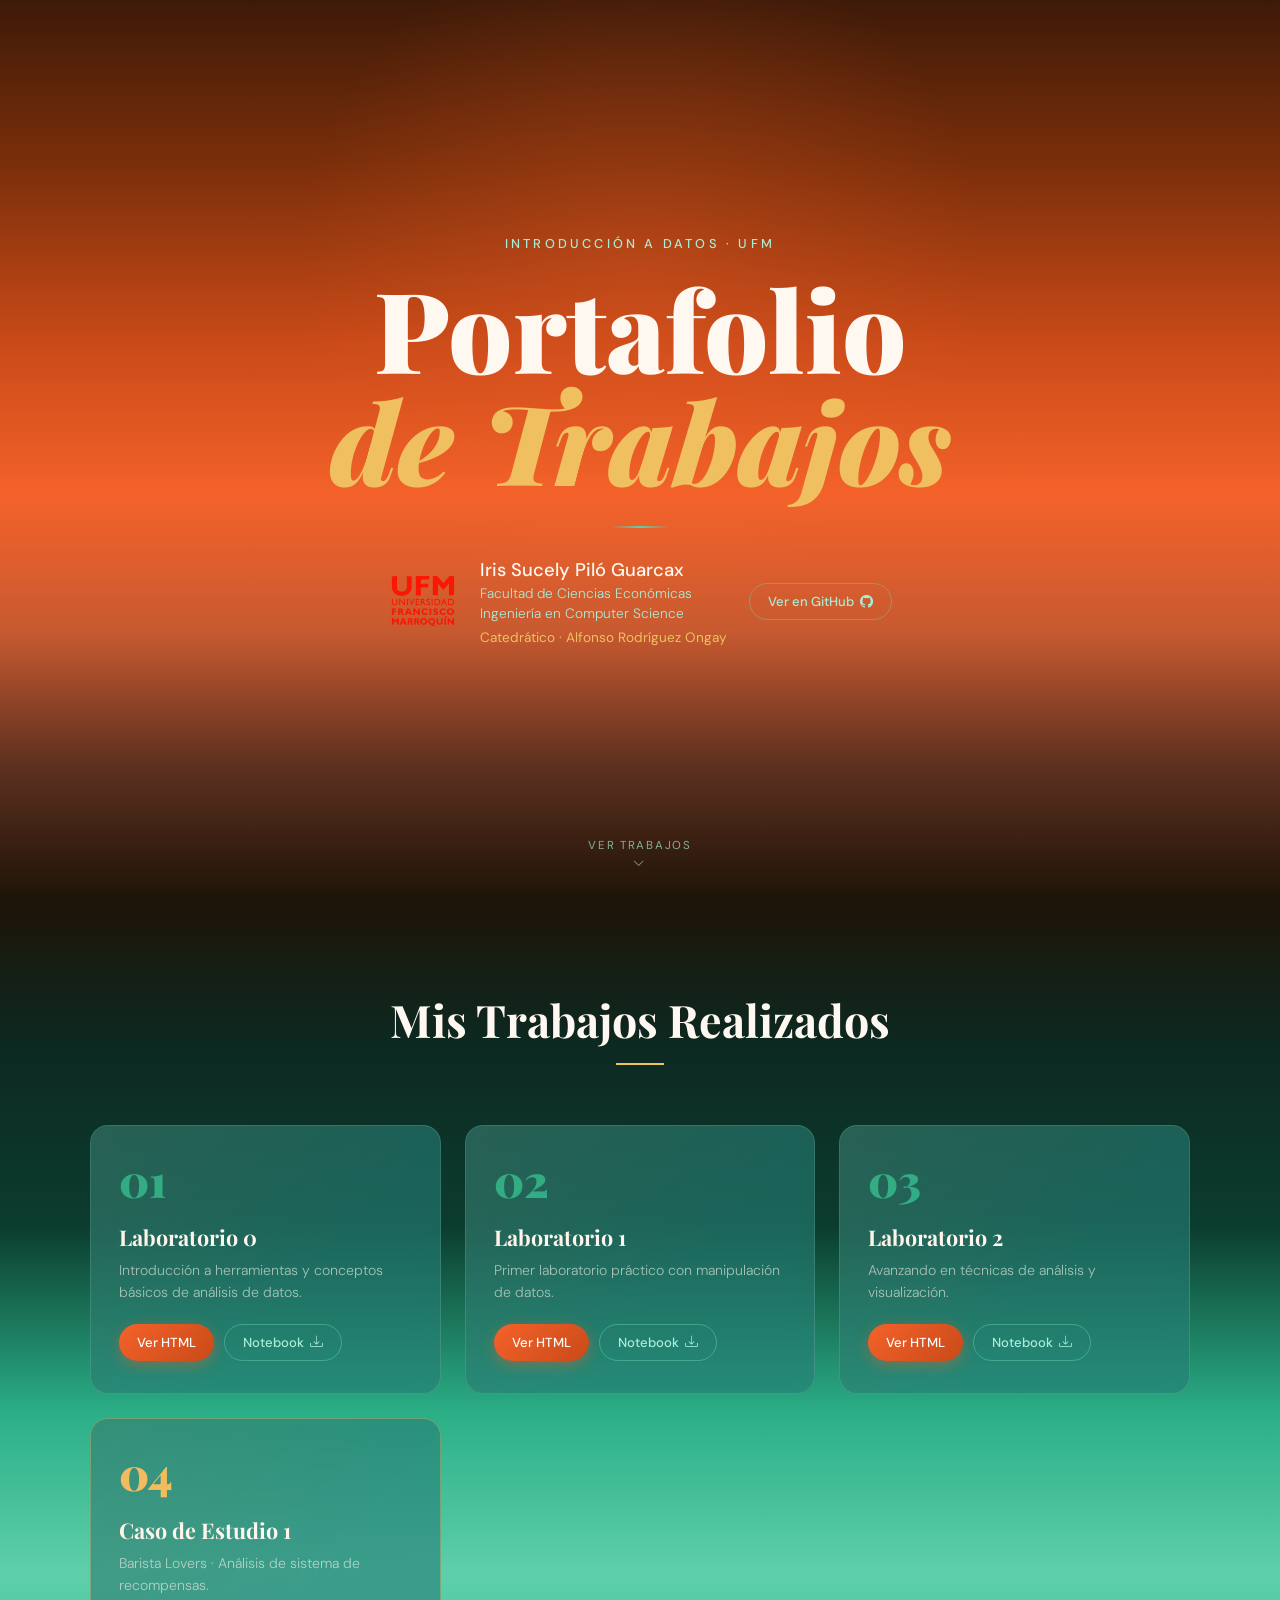
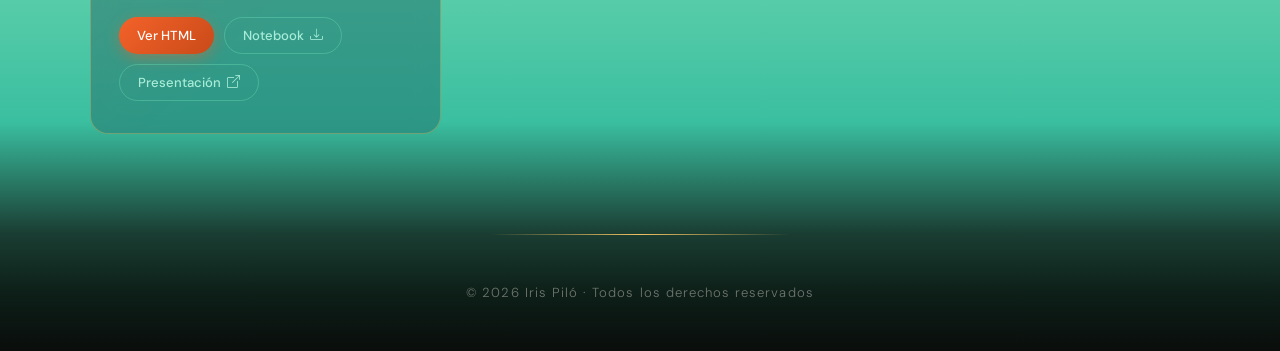
<file: index.html>
<!DOCTYPE html>
<html lang="es">
<head>
  <meta charset="UTF-8">
  <meta name="viewport" content="width=device-width, initial-scale=1.0">
  <title>Portafolio — Iris Piló</title>
  <link href="https://fonts.googleapis.com/css2?family=Playfair+Display:ital,wght@0,700;0,900;1,700&family=DM+Sans:wght@300;400;500&display=swap" rel="stylesheet">
  <link rel="stylesheet" href="https://cdn.jsdelivr.net/npm/bootstrap-icons@1.11.0/font/bootstrap-icons.css">
  <link rel="stylesheet" href="style.css">
</head>
<body>

  <canvas id="sparkles"></canvas>

  <header class="hero">
    <div class="hero-glow"></div>
    <div class="hero-content">
      <p class="hero-eyebrow">Introducción a Datos · UFM</p>
      <h1 class="hero-title">Portafolio<br><em>de Trabajos</em></h1>
      <div class="hero-divider"></div>
      <div class="hero-meta">
        <img src="logoUFM.png" alt="Logo UFM" class="hero-logo">
        <div class="hero-info">
          <strong>Iris Sucely Piló Guarcax</strong>
          <span>Facultad de Ciencias Económicas</span>
          <span>Ingeniería en Computer Science</span>
          <span class="catedratico">Catedrático · Alfonso Rodríguez Ongay</span>
        </div>
        <div>
        <a href="https://github.com/irispilo/INTRO-DATOS" class="btn btn-ghost" target="_blank">Ver en GitHub <i class="bi bi-github"></i></a>
      </div>
      </div>
    </div>


    <div class="hero-scroll-hint">
      <span>Ver trabajos</span>
      <i class="bi bi-chevron-down"></i>
    </div>
  </header>

  <main class="stage">
    <h2 class="stage-title">Mis Trabajos Realizados</h2>
    <div class="cards">

      <article class="card reveal">
        <div class="card-number">01</div>
        <div class="card-body">
          <h3>Laboratorio 0</h3>
          <p>Introducción a herramientas y conceptos básicos de análisis de datos.</p>
        </div>
        <div class="card-links">
          <a href="Lab_0/Laboratorio0.html" class="btn btn-primary">Ver HTML</a>
          <a href="Lab_0/Laboratorio0.ipynb" class="btn btn-ghost" download>Notebook <i class="bi bi-download"></i></a>
        </div>
      </article>

      <article class="card reveal">
        <div class="card-number">02</div>
        <div class="card-body">
          <h3>Laboratorio 1</h3>
          <p>Primer laboratorio práctico con manipulación de datos.</p>
        </div>
        <div class="card-links">
          <a href="Lab_1/LAB01.html" class="btn btn-primary">Ver HTML</a>
          <a href="Lab_1/LAB01.ipynb" class="btn btn-ghost" download>Notebook <i class="bi bi-download"></i></a>
        </div>
      </article>

      <article class="card reveal">
        <div class="card-number">03</div>
        <div class="card-body">
          <h3>Laboratorio 2</h3>
          <p>Avanzando en técnicas de análisis y visualización.</p>
        </div>
        <div class="card-links">
          <a href="Lab_2/LAB2%20(1).html" class="btn btn-primary">Ver HTML</a>
          <a href="Lab_2/LAB2.ipynb" class="btn btn-ghost" download>Notebook <i class="bi bi-download"></i></a>
        </div>
      </article>

      <article class="card reveal card-featured">
        <div class="card-number">04</div>
        <div class="card-body">
          <h3>Caso de Estudio 1</h3>
          <p>Barista Lovers · Análisis de sistema de recompensas.</p>
        </div>
        <div class="card-links">
          <a href="CE1/CE1_Barista_Lovers.html" class="btn btn-primary">Ver HTML</a>
          <a href="CE1/CE1_Barista_Lovers.ipynb" class="btn btn-ghost" download>Notebook <i class="bi bi-download"></i></a>
          <a href="https://canva.link/vhpnmbbq7uakjme" class="btn btn-ghost" target="_blank">Presentación <i class="bi bi-box-arrow-up-right"></i></a>
        </div>
      </article>
    </div>
  </main>

  <footer class="curtain">
    <div class="curtain-shine"></div>
    <p class="curtain-text">&copy; 2026 Iris Piló · Todos los derechos reservados</p>
  </footer>

  <script src="script.js"></script>
</body>
</html>
</file>
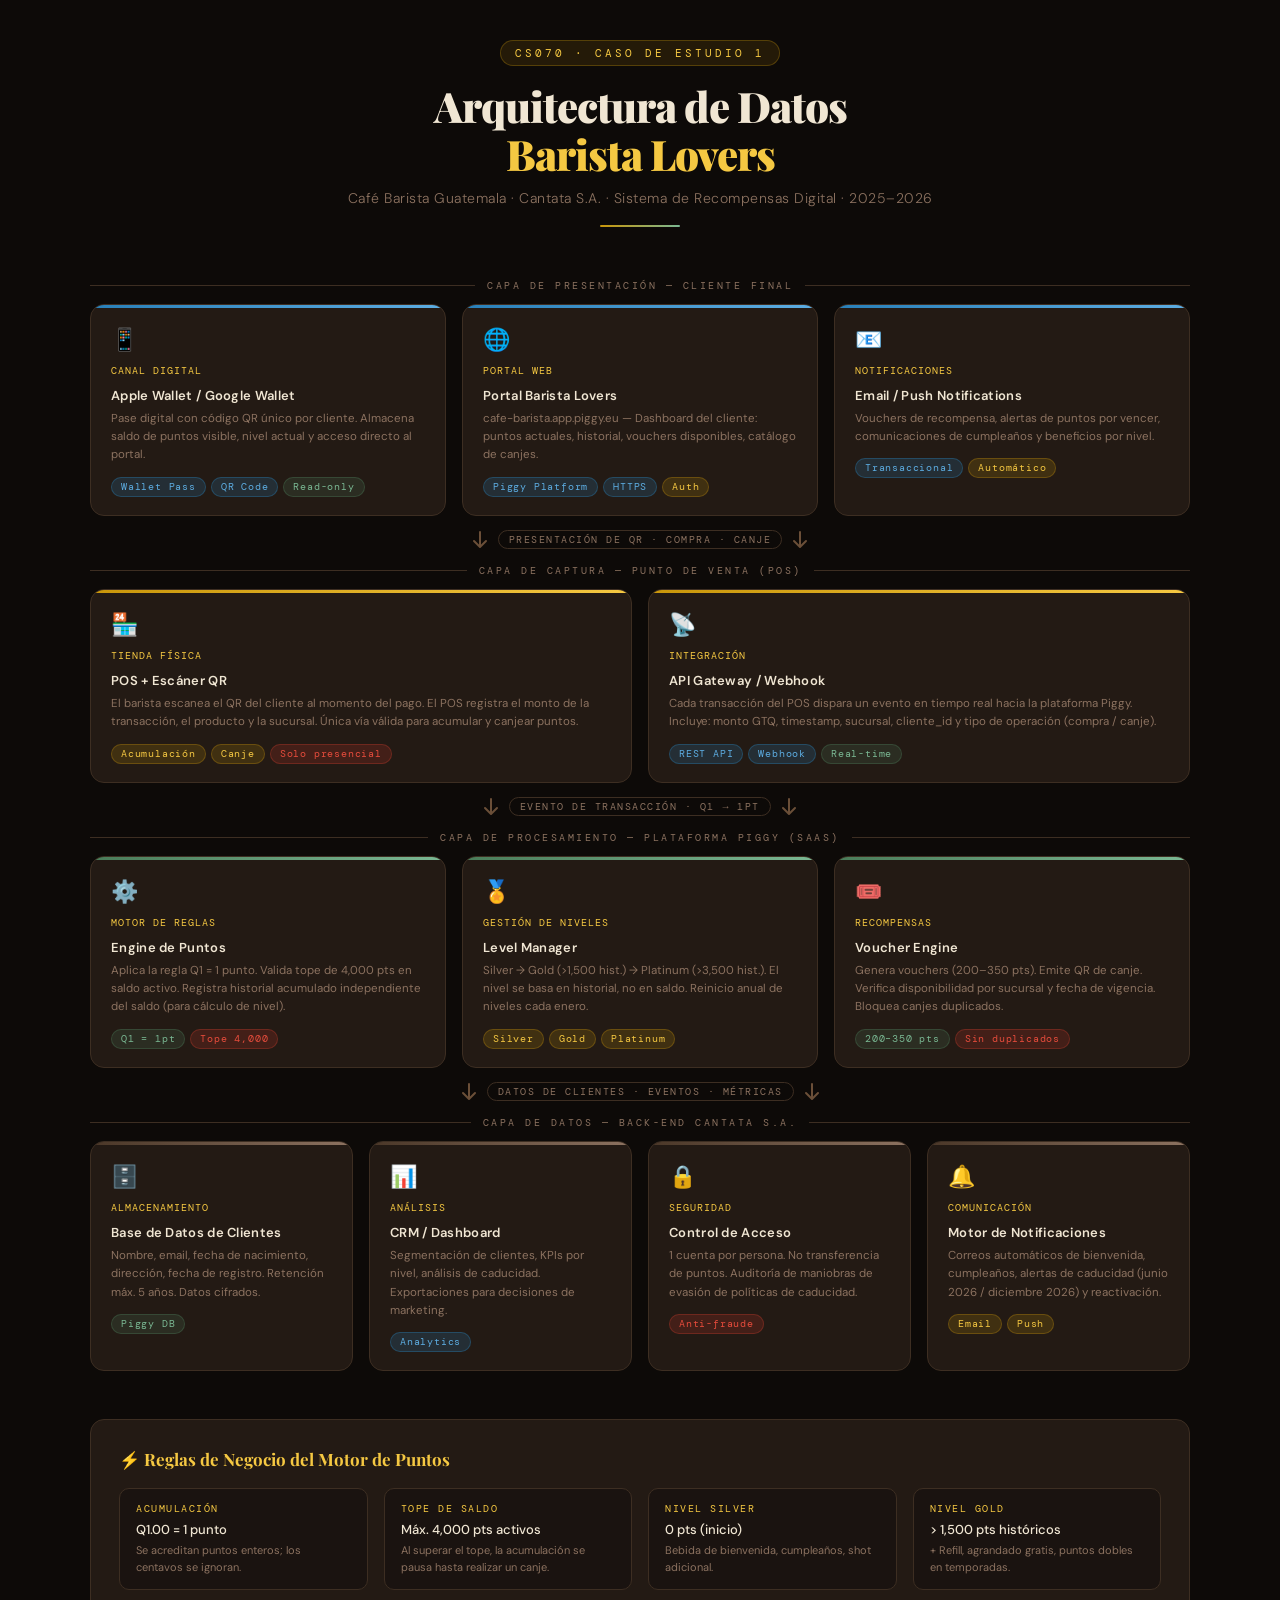
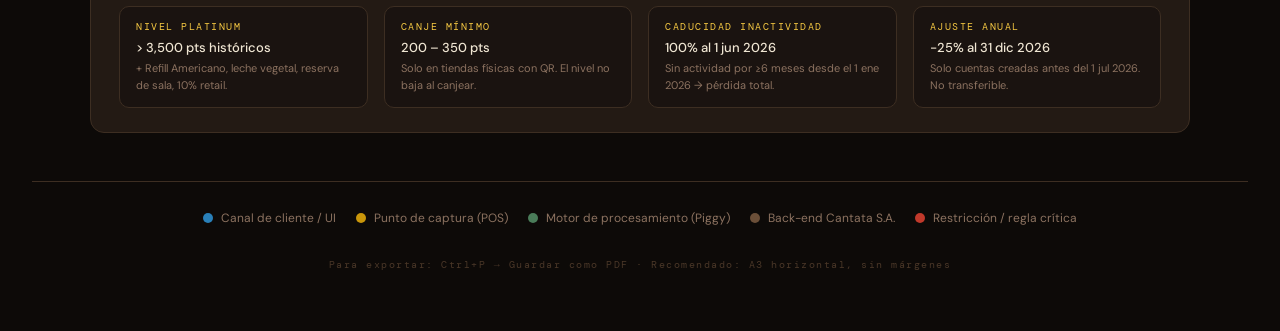
<file: CE1/arquitectura_barista_lovers.html>
<!DOCTYPE html>
<html lang="es">
<head>
<meta charset="UTF-8"/>
<meta name="viewport" content="width=device-width, initial-scale=1.0"/>
<title>Arquitectura de Datos — Barista Lovers</title>
<link href="https://fonts.googleapis.com/css2?family=Playfair+Display:wght@700;900&family=DM+Mono:wght@400;500&family=DM+Sans:wght@300;400;500;600&display=swap" rel="stylesheet"/>
<style>
  :root {
    --bg:        #0d0a08;
    --surface:   #1a1310;
    --card:      #231a14;
    --border:    #3d2e22;
    --green:     #4a7c59;
    --green-lt:  #7ab893;
    --gold:      #c9960a;
    --gold-lt:   #f5c842;
    --cream:     #f0e6d3;
    --muted:     #8c7260;
    --red:       #c0392b;
    --blue:      #2980b9;
    --blue-lt:   #5dade2;
    --arrow:     #6b4f38;
  }

  * { box-sizing: border-box; margin: 0; padding: 0; }

  body {
    background: var(--bg);
    font-family: 'DM Sans', sans-serif;
    color: var(--cream);
    min-height: 100vh;
    padding: 40px 32px 60px;
  }

  /* ── HEADER ── */
  header {
    text-align: center;
    margin-bottom: 52px;
    position: relative;
  }
  header::after {
    content: '';
    display: block;
    width: 80px; height: 2px;
    background: linear-gradient(90deg, var(--gold), var(--green-lt));
    margin: 18px auto 0;
    border-radius: 2px;
  }
  .badge {
    display: inline-block;
    font-family: 'DM Mono', monospace;
    font-size: 11px;
    letter-spacing: 3px;
    text-transform: uppercase;
    color: var(--gold-lt);
    background: rgba(201,150,10,0.12);
    border: 1px solid rgba(201,150,10,0.3);
    padding: 5px 14px;
    border-radius: 20px;
    margin-bottom: 16px;
  }
  h1 {
    font-family: 'Playfair Display', serif;
    font-size: clamp(26px, 4vw, 42px);
    font-weight: 900;
    line-height: 1.15;
    letter-spacing: -1px;
    color: var(--cream);
  }
  h1 span { color: var(--gold-lt); }
  .subtitle {
    margin-top: 10px;
    color: var(--muted);
    font-size: 14px;
    font-weight: 300;
    letter-spacing: 0.5px;
  }

  /* ── CANVAS ── */
  .canvas {
    max-width: 1100px;
    margin: 0 auto;
    display: flex;
    flex-direction: column;
    gap: 0;
  }

  /* ── LAYER ── */
  .layer {
    display: grid;
    gap: 16px;
    position: relative;
  }
  .layer-1 { grid-template-columns: 1fr; }
  .layer-2 { grid-template-columns: 1fr 1fr; }
  .layer-3 { grid-template-columns: 1fr 1fr 1fr; }
  .layer-4 { grid-template-columns: repeat(4, 1fr); }

  /* ── ARROW ROW ── */
  .arrow-row {
    display: flex;
    align-items: center;
    justify-content: center;
    gap: 6px;
    height: 48px;
    position: relative;
  }
  .arrow-row svg { display: block; }
  .arrow-label {
    font-family: 'DM Mono', monospace;
    font-size: 10px;
    color: var(--muted);
    letter-spacing: 1.5px;
    text-transform: uppercase;
    background: var(--bg);
    padding: 2px 10px;
    border-radius: 20px;
    border: 1px solid var(--border);
  }

  /* ── NODE CARD ── */
  .node {
    background: var(--card);
    border: 1px solid var(--border);
    border-radius: 14px;
    padding: 20px 20px 18px;
    position: relative;
    transition: transform .2s, box-shadow .2s;
    overflow: hidden;
  }
  .node:hover {
    transform: translateY(-3px);
    box-shadow: 0 12px 40px rgba(0,0,0,0.5);
  }
  .node::before {
    content: '';
    position: absolute;
    top: 0; left: 0; right: 0;
    height: 3px;
    border-radius: 14px 14px 0 0;
  }
  .node.green::before  { background: linear-gradient(90deg, var(--green), var(--green-lt)); }
  .node.gold::before   { background: linear-gradient(90deg, var(--gold), var(--gold-lt)); }
  .node.blue::before   { background: linear-gradient(90deg, var(--blue), var(--blue-lt)); }
  .node.red::before    { background: linear-gradient(90deg, var(--red), #e74c3c); }
  .node.muted::before  { background: linear-gradient(90deg, #4a3728, var(--muted)); }

  .node-icon {
    font-size: 22px;
    margin-bottom: 10px;
    display: block;
  }
  .node-title {
    font-family: 'DM Sans', sans-serif;
    font-weight: 600;
    font-size: 13px;
    color: var(--cream);
    margin-bottom: 6px;
    letter-spacing: 0.3px;
  }
  .node-sub {
    font-family: 'DM Mono', monospace;
    font-size: 10px;
    color: var(--gold-lt);
    letter-spacing: 1px;
    text-transform: uppercase;
    margin-bottom: 10px;
    display: block;
  }
  .node-desc {
    font-size: 11.5px;
    color: var(--muted);
    line-height: 1.6;
  }
  .node-tags {
    display: flex;
    flex-wrap: wrap;
    gap: 5px;
    margin-top: 12px;
  }
  .tag {
    font-family: 'DM Mono', monospace;
    font-size: 9.5px;
    padding: 3px 9px;
    border-radius: 20px;
    letter-spacing: 0.8px;
  }
  .tag.g  { background: rgba(74,124,89,0.2);  color: var(--green-lt); border: 1px solid rgba(74,124,89,0.35); }
  .tag.b  { background: rgba(41,128,185,0.2); color: var(--blue-lt);  border: 1px solid rgba(41,128,185,0.35); }
  .tag.au { background: rgba(201,150,10,0.18);color: var(--gold-lt);  border: 1px solid rgba(201,150,10,0.3); }
  .tag.r  { background: rgba(192,57,43,0.2);  color: #e74c3c;         border: 1px solid rgba(192,57,43,0.35); }

  /* ── SECTION LABEL ── */
  .section-label {
    font-family: 'DM Mono', monospace;
    font-size: 10px;
    letter-spacing: 2.5px;
    text-transform: uppercase;
    color: var(--muted);
    text-align: center;
    margin-bottom: 12px;
    display: flex;
    align-items: center;
    gap: 12px;
  }
  .section-label::before, .section-label::after {
    content: '';
    flex: 1;
    height: 1px;
    background: var(--border);
  }

  /* ── LEGEND ── */
  .legend {
    display: flex;
    flex-wrap: wrap;
    gap: 20px;
    justify-content: center;
    margin-top: 48px;
    padding-top: 28px;
    border-top: 1px solid var(--border);
  }
  .legend-item {
    display: flex;
    align-items: center;
    gap: 8px;
    font-size: 12px;
    color: var(--muted);
  }
  .legend-dot {
    width: 10px; height: 10px;
    border-radius: 50%;
    flex-shrink: 0;
  }

  /* ── FLOW RULES TABLE ── */
  .rules-section {
    max-width: 1100px;
    margin: 48px auto 0;
    background: var(--card);
    border: 1px solid var(--border);
    border-radius: 14px;
    padding: 28px 28px 24px;
  }
  .rules-title {
    font-family: 'Playfair Display', serif;
    font-size: 17px;
    font-weight: 700;
    color: var(--gold-lt);
    margin-bottom: 18px;
  }
  .rules-grid {
    display: grid;
    grid-template-columns: repeat(auto-fit, minmax(220px, 1fr));
    gap: 16px;
  }
  .rule-card {
    background: var(--surface);
    border: 1px solid var(--border);
    border-radius: 10px;
    padding: 14px 16px;
  }
  .rule-card .rule-key {
    font-family: 'DM Mono', monospace;
    font-size: 9.5px;
    color: var(--gold-lt);
    letter-spacing: 1.5px;
    text-transform: uppercase;
    margin-bottom: 6px;
  }
  .rule-card .rule-val {
    font-size: 13px;
    font-weight: 500;
    color: var(--cream);
  }
  .rule-card .rule-desc {
    font-size: 11px;
    color: var(--muted);
    margin-top: 4px;
    line-height: 1.5;
  }

  /* Print / export hint */
  .print-hint {
    text-align: center;
    margin-top: 32px;
    font-family: 'DM Mono', monospace;
    font-size: 10px;
    color: #4a3728;
    letter-spacing: 1.5px;
  }
</style>
</head>
<body>

<!-- ── HEADER ── -->
<header>
  <div class="badge">CS070 · Caso de Estudio 1</div>
  <h1>Arquitectura de Datos<br/><span>Barista Lovers</span></h1>
  <p class="subtitle">Café Barista Guatemala · Cantata S.A. · Sistema de Recompensas Digital · 2025–2026</p>
</header>

<div class="canvas">

  <!-- ══ CAPA 1: CLIENTE ══ -->
  <div class="section-label">Capa de Presentación — Cliente Final</div>
  <div class="layer layer-3">
    <div class="node blue">
      <span class="node-icon">📱</span>
      <span class="node-sub">Canal Digital</span>
      <div class="node-title">Apple Wallet / Google Wallet</div>
      <p class="node-desc">Pase digital con código QR único por cliente. Almacena saldo de puntos visible, nivel actual y acceso directo al portal.</p>
      <div class="node-tags">
        <span class="tag b">Wallet Pass</span>
        <span class="tag b">QR Code</span>
        <span class="tag g">Read-only</span>
      </div>
    </div>
    <div class="node blue">
      <span class="node-icon">🌐</span>
      <span class="node-sub">Portal Web</span>
      <div class="node-title">Portal Barista Lovers</div>
      <p class="node-desc">cafe-barista.app.piggy.eu — Dashboard del cliente: puntos actuales, historial, vouchers disponibles, catálogo de canjes.</p>
      <div class="node-tags">
        <span class="tag b">Piggy Platform</span>
        <span class="tag b">HTTPS</span>
        <span class="tag au">Auth</span>
      </div>
    </div>
    <div class="node blue">
      <span class="node-icon">📧</span>
      <span class="node-sub">Notificaciones</span>
      <div class="node-title">Email / Push Notifications</div>
      <p class="node-desc">Vouchers de recompensa, alertas de puntos por vencer, comunicaciones de cumpleaños y beneficios por nivel.</p>
      <div class="node-tags">
        <span class="tag b">Transaccional</span>
        <span class="tag au">Automático</span>
      </div>
    </div>
  </div>

  <!-- arrow -->
  <div class="arrow-row">
    <svg width="24" height="24" viewBox="0 0 24 24" fill="none">
      <path d="M12 4v14M6 13l6 6 6-6" stroke="#6b4f38" stroke-width="2" stroke-linecap="round" stroke-linejoin="round"/>
    </svg>
    <span class="arrow-label">Presentación de QR · Compra · Canje</span>
    <svg width="24" height="24" viewBox="0 0 24 24" fill="none">
      <path d="M12 4v14M6 13l6 6 6-6" stroke="#6b4f38" stroke-width="2" stroke-linecap="round" stroke-linejoin="round"/>
    </svg>
  </div>

  <!-- ══ CAPA 2: PUNTO DE VENTA ══ -->
  <div class="section-label">Capa de Captura — Punto de Venta (POS)</div>
  <div class="layer layer-2">
    <div class="node gold">
      <span class="node-icon">🏪</span>
      <span class="node-sub">Tienda Física</span>
      <div class="node-title">POS + Escáner QR</div>
      <p class="node-desc">El barista escanea el QR del cliente al momento del pago. El POS registra el monto de la transacción, el producto y la sucursal. Única vía válida para acumular y canjear puntos.</p>
      <div class="node-tags">
        <span class="tag au">Acumulación</span>
        <span class="tag au">Canje</span>
        <span class="tag r">Solo presencial</span>
      </div>
    </div>
    <div class="node gold">
      <span class="node-icon">📡</span>
      <span class="node-sub">Integración</span>
      <div class="node-title">API Gateway / Webhook</div>
      <p class="node-desc">Cada transacción del POS dispara un evento en tiempo real hacia la plataforma Piggy. Incluye: monto GTQ, timestamp, sucursal, cliente_id y tipo de operación (compra / canje).</p>
      <div class="node-tags">
        <span class="tag b">REST API</span>
        <span class="tag b">Webhook</span>
        <span class="tag g">Real-time</span>
      </div>
    </div>
  </div>

  <!-- arrow -->
  <div class="arrow-row">
    <svg width="24" height="24" viewBox="0 0 24 24" fill="none">
      <path d="M12 4v14M6 13l6 6 6-6" stroke="#6b4f38" stroke-width="2" stroke-linecap="round" stroke-linejoin="round"/>
    </svg>
    <span class="arrow-label">Evento de transacción · Q1 → 1pt</span>
    <svg width="24" height="24" viewBox="0 0 24 24" fill="none">
      <path d="M12 4v14M6 13l6 6 6-6" stroke="#6b4f38" stroke-width="2" stroke-linecap="round" stroke-linejoin="round"/>
    </svg>
  </div>

  <!-- ══ CAPA 3: PLATAFORMA PIGGY ══ -->
  <div class="section-label">Capa de Procesamiento — Plataforma Piggy (SaaS)</div>
  <div class="layer layer-3">
    <div class="node green">
      <span class="node-icon">⚙️</span>
      <span class="node-sub">Motor de Reglas</span>
      <div class="node-title">Engine de Puntos</div>
      <p class="node-desc">Aplica la regla Q1 = 1 punto. Valida tope de 4,000 pts en saldo activo. Registra historial acumulado independiente del saldo (para cálculo de nivel).</p>
      <div class="node-tags">
        <span class="tag g">Q1 = 1pt</span>
        <span class="tag r">Tope 4,000</span>
      </div>
    </div>
    <div class="node green">
      <span class="node-icon">🏅</span>
      <span class="node-sub">Gestión de Niveles</span>
      <div class="node-title">Level Manager</div>
      <p class="node-desc">Silver → Gold (>1,500 hist.) → Platinum (>3,500 hist.). El nivel se basa en historial, no en saldo. Reinicio anual de niveles cada enero.</p>
      <div class="node-tags">
        <span class="tag au">Silver</span>
        <span class="tag au">Gold</span>
        <span class="tag au">Platinum</span>
      </div>
    </div>
    <div class="node green">
      <span class="node-icon">🎟️</span>
      <span class="node-sub">Recompensas</span>
      <div class="node-title">Voucher Engine</div>
      <p class="node-desc">Genera vouchers (200–350 pts). Emite QR de canje. Verifica disponibilidad por sucursal y fecha de vigencia. Bloquea canjes duplicados.</p>
      <div class="node-tags">
        <span class="tag g">200–350 pts</span>
        <span class="tag r">Sin duplicados</span>
      </div>
    </div>
  </div>

  <!-- arrow -->
  <div class="arrow-row">
    <svg width="24" height="24" viewBox="0 0 24 24" fill="none">
      <path d="M12 4v14M6 13l6 6 6-6" stroke="#6b4f38" stroke-width="2" stroke-linecap="round" stroke-linejoin="round"/>
    </svg>
    <span class="arrow-label">Datos de clientes · Eventos · Métricas</span>
    <svg width="24" height="24" viewBox="0 0 24 24" fill="none">
      <path d="M12 4v14M6 13l6 6 6-6" stroke="#6b4f38" stroke-width="2" stroke-linecap="round" stroke-linejoin="round"/>
    </svg>
  </div>

  <!-- ══ CAPA 4: BACKEND CANTATA ══ -->
  <div class="section-label">Capa de Datos — Back-end Cantata S.A.</div>
  <div class="layer layer-4">
    <div class="node muted">
      <span class="node-icon">🗄️</span>
      <span class="node-sub">Almacenamiento</span>
      <div class="node-title">Base de Datos de Clientes</div>
      <p class="node-desc">Nombre, email, fecha de nacimiento, dirección, fecha de registro. Retención máx. 5 años. Datos cifrados.</p>
      <div class="node-tags"><span class="tag g">Piggy DB</span></div>
    </div>
    <div class="node muted">
      <span class="node-icon">📊</span>
      <span class="node-sub">Análisis</span>
      <div class="node-title">CRM / Dashboard</div>
      <p class="node-desc">Segmentación de clientes, KPIs por nivel, análisis de caducidad. Exportaciones para decisiones de marketing.</p>
      <div class="node-tags"><span class="tag b">Analytics</span></div>
    </div>
    <div class="node muted">
      <span class="node-icon">🔒</span>
      <span class="node-sub">Seguridad</span>
      <div class="node-title">Control de Acceso</div>
      <p class="node-desc">1 cuenta por persona. No transferencia de puntos. Auditoría de maniobras de evasión de políticas de caducidad.</p>
      <div class="node-tags"><span class="tag r">Anti-fraude</span></div>
    </div>
    <div class="node muted">
      <span class="node-icon">🔔</span>
      <span class="node-sub">Comunicación</span>
      <div class="node-title">Motor de Notificaciones</div>
      <p class="node-desc">Correos automáticos de bienvenida, cumpleaños, alertas de caducidad (junio 2026 / diciembre 2026) y reactivación.</p>
      <div class="node-tags"><span class="tag au">Email</span><span class="tag au">Push</span></div>
    </div>
  </div>

</div><!-- /canvas -->

<!-- ══ REGLAS DE NEGOCIO ══ -->
<div class="rules-section">
  <div class="rules-title">⚡ Reglas de Negocio del Motor de Puntos</div>
  <div class="rules-grid">
    <div class="rule-card">
      <div class="rule-key">Acumulación</div>
      <div class="rule-val">Q1.00 = 1 punto</div>
      <div class="rule-desc">Se acreditan puntos enteros; los centavos se ignoran.</div>
    </div>
    <div class="rule-card">
      <div class="rule-key">Tope de saldo</div>
      <div class="rule-val">Máx. 4,000 pts activos</div>
      <div class="rule-desc">Al superar el tope, la acumulación se pausa hasta realizar un canje.</div>
    </div>
    <div class="rule-card">
      <div class="rule-key">Nivel Silver</div>
      <div class="rule-val">0 pts (inicio)</div>
      <div class="rule-desc">Bebida de bienvenida, cumpleaños, shot adicional.</div>
    </div>
    <div class="rule-card">
      <div class="rule-key">Nivel Gold</div>
      <div class="rule-val">&gt; 1,500 pts históricos</div>
      <div class="rule-desc">+ Refill, agrandado gratis, puntos dobles en temporadas.</div>
    </div>
    <div class="rule-card">
      <div class="rule-key">Nivel Platinum</div>
      <div class="rule-val">&gt; 3,500 pts históricos</div>
      <div class="rule-desc">+ Refill Americano, leche vegetal, reserva de sala, 10% retail.</div>
    </div>
    <div class="rule-card">
      <div class="rule-key">Canje mínimo</div>
      <div class="rule-val">200 – 350 pts</div>
      <div class="rule-desc">Solo en tiendas físicas con QR. El nivel no baja al canjear.</div>
    </div>
    <div class="rule-card">
      <div class="rule-key">Caducidad inactividad</div>
      <div class="rule-val">100% al 1 jun 2026</div>
      <div class="rule-desc">Sin actividad por ≥6 meses desde el 1 ene 2026 → pérdida total.</div>
    </div>
    <div class="rule-card">
      <div class="rule-key">Ajuste anual</div>
      <div class="rule-val">−25% al 31 dic 2026</div>
      <div class="rule-desc">Solo cuentas creadas antes del 1 jul 2026. No transferible.</div>
    </div>
  </div>
</div>

<!-- ══ LEYENDA ══ -->
<div class="legend">
  <div class="legend-item"><div class="legend-dot" style="background:#2980b9"></div>Canal de cliente / UI</div>
  <div class="legend-item"><div class="legend-dot" style="background:#c9960a"></div>Punto de captura (POS)</div>
  <div class="legend-item"><div class="legend-dot" style="background:#4a7c59"></div>Motor de procesamiento (Piggy)</div>
  <div class="legend-item"><div class="legend-dot" style="background:#6b4f38"></div>Back-end Cantata S.A.</div>
  <div class="legend-item"><div class="legend-dot" style="background:#c0392b"></div>Restricción / regla crítica</div>
</div>

<p class="print-hint">Para exportar: Ctrl+P → Guardar como PDF · Recomendado: A3 horizontal, sin márgenes</p>

</body>
</html>
</file>
<file: style.css>
/* ─── VARIABLES ────────────────────────────────────────────── */
:root {
  --orange:      #F4622A;
  --orange-deep: #C94A18;
  --orange-glow: rgba(244, 98, 42, 0.35);
  --mint:        #5ECFAA;
  --mint-light:  #A8EDD8;
  --mint-deep:   #2BAF87;
  --gold:        #f0c060;
  --cream:       #FFF8F0;
  --dark:        #1A1008;
  --card-bg:     rgba(39, 126, 118, 0.61);
  --font-display: 'Playfair Display', Georgia, serif;
  --font-body:    'DM Sans', system-ui, sans-serif;
}

/* ─── RESET ────────────────────────────────────────────────── */
*, *::before, *::after { margin: 0; padding: 0; box-sizing: border-box; }

html { scroll-behavior: smooth; }

body {
  font-family: var(--font-body);
  background: var(--dark);
  color: var(--cream);
  min-height: 100vh;
  overflow-x: hidden;
}

/* Sparkle canvas fixed behind everything */
#sparkles {
  position: fixed;
  inset: 0;
  pointer-events: none;
  z-index: 0;
  opacity: 0.55;
}

/* ─── HERO ─────────────────────────────────────────────────── */
.hero {
  position: relative;
  min-height: 100vh;
  display: flex;
  flex-direction: column;
  justify-content: center;
  align-items: center;
  text-align: center;
  padding: 60px 24px 80px;
  /* naranja vibrante que cae suavemente al fondo oscuro */
  background: linear-gradient(
    180deg,
    #3D1A08 0%,
    #7A2E0A 18%,
    var(--orange-deep) 38%,
    var(--orange) 55%,
    #C85A30 70%,
    #5E3020 85%,
    #1E1408 100%
  );
  overflow: hidden;
  z-index: 1;
}

.hero-glow {
  position: absolute;
  top: 30%;
  left: 50%;
  transform: translate(-50%, -50%);
  width: 700px;
  height: 700px;
  background: radial-gradient(circle, rgba(244,98,42,0.25) 0%, transparent 70%);
  pointer-events: none;
  animation: pulse-glow 4s ease-in-out infinite;
}

.hero-eyebrow {
  font-family: var(--font-body);
  font-size: 0.8em;
  font-weight: 500;
  letter-spacing: 0.25em;
  text-transform: uppercase;
  color: var(--mint-light);
  margin-bottom: 20px;
  position: relative;
  z-index: 2;
  animation: fadeUp 0.8s ease both;
}

.hero-title {
  font-family: var(--font-display);
  font-size: clamp(3.5em, 10vw, 7em);
  font-weight: 900;
  line-height: 1.0;
  color: var(--cream);
  position: relative;
  z-index: 2;
  animation: fadeUp 0.9s ease 0.1s both;
}

.hero-title em {
  font-style: italic;
  color: var(--gold);
  display: block;
}

.hero-divider {
  width: 60px;
  height: 2px;
  background: linear-gradient(90deg, transparent, var(--mint), transparent);
  margin: 30px auto;
  position: relative;
  z-index: 2;
  animation: fadeUp 0.9s ease 0.2s both;
}

.hero-meta {
  display: flex;
  align-items: center;
  gap: 22px;
  justify-content: center;
  flex-wrap: wrap;
  position: relative;
  z-index: 2;
  animation: fadeUp 0.9s ease 0.3s both;
}

.hero-logo {
  width: 70px;
  height: auto;
  border-radius: 8px;
  opacity: 0.9;
  filter: brightness(1.1);
}

.hero-info {
  display: flex;
  flex-direction: column;
  align-items: flex-start;
  gap: 3px;
  text-align: left;
}

.hero-info strong {
  font-size: 1.15em;
  font-weight: 500;
  color: var(--cream);
}

.hero-info span {
  font-size: 0.85em;
  color: var(--mint-light);
  font-weight: 300;
}

.hero-info .catedratico {
  color: var(--gold);
  font-weight: 400;
  margin-top: 4px;
}

.hero-scroll-hint {
  position: absolute;
  bottom: 28px;
  left: 50%;
  transform: translateX(-50%);
  display: flex;
  flex-direction: column;
  align-items: center;
  gap: 4px;
  font-size: 0.72em;
  letter-spacing: 0.15em;
  text-transform: uppercase;
  color: var(--mint-light);
  opacity: 0.7;
  animation: bounce 2.5s ease-in-out infinite;
  z-index: 2;
}

/* ─── STAGE (cards section) ────────────────────────────────── */
.stage {
  position: relative;
  z-index: 1;
  /* mint verde que conecta con el fondo oscuro del hero */
  background: linear-gradient(
    180deg,
    #1E1408 0%,
    #0D2820 15%,
    #0B3D2E 35%,
    var(--mint-deep) 55%,
    var(--mint) 72%,
    #3ABFA0 88%,
    #1A3D32 100%
  );
  padding: 90px 24px 100px;
}

.stage-title {
  font-family: var(--font-display);
  font-size: clamp(1.8em, 5vw, 2.8em);
  font-weight: 700;
  text-align: center;
  color: var(--cream);
  margin-bottom: 60px;
  position: relative;
}

.stage-title::after {
  content: '';
  display: block;
  width: 48px;
  height: 2px;
  background: var(--gold);
  margin: 14px auto 0;
}

/* ─── CARDS ─────────────────────────────────────────────────── */
.cards {
  max-width: 1100px;
  margin: 0 auto;
  display: grid;
  grid-template-columns: repeat(auto-fit, minmax(280px, 1fr));
  gap: 24px;
}

.card {
  background: var(--card-bg);
  border: 1px solid rgba(255,248,240,0.12);
  border-radius: 18px;
  padding: 32px 28px;
  display: flex;
  flex-direction: column;
  gap: 20px;
  backdrop-filter: blur(12px);
  transition: transform 0.35s cubic-bezier(0.34,1.56,0.64,1),
              border-color 0.3s ease,
              box-shadow 0.3s ease;
  position: relative;
  overflow: hidden;
}

.card::before {
  content: '';
  position: absolute;
  inset: 0;
  border-radius: inherit;
  background: linear-gradient(135deg, rgba(244,98,42,0.06), transparent 60%);
  pointer-events: none;
}

.card:hover {
  transform: translateY(-6px) scale(1.01);
  border-color: rgba(94, 207, 170, 0.5);
  box-shadow: 0 16px 40px rgba(0,0,0,0.35), 0 0 0 1px rgba(94,207,170,0.2);
}

.card-featured {
  border-color: rgba(240, 192, 96, 0.35);
  background: rgba(240, 192, 96, 0.06);
}

.card-featured:hover {
  border-color: rgba(240, 192, 96, 0.7);
  box-shadow: 0 16px 40px rgba(0,0,0,0.35), 0 0 24px rgba(240,192,96,0.12);
}

.card-number {
  font-family: var(--font-display);
  font-size: 2.8em;
  font-weight: 900;
  color: var(--mint-deep);
  line-height: 1;
  user-select: none;
}

.card-featured .card-number {
  color: var(--gold);
}

.card-body h3 {
  font-family: var(--font-display);
  font-size: 1.35em;
  font-weight: 700;
  color: var(--cream);
  margin-bottom: 8px;
}

.card-body p {
  font-size: 0.88em;
  font-weight: 300;
  color: rgba(255,248,240,0.6);
  line-height: 1.6;
}

.card-links {
  display: flex;
  flex-wrap: wrap;
  gap: 10px;
  margin-top: auto;
}

/* ─── BUTTONS ───────────────────────────────────────────────── */
.btn {
  display: inline-flex;
  align-items: center;
  gap: 6px;
  padding: 9px 18px;
  border-radius: 50px;
  font-family: var(--font-body);
  font-size: 0.82em;
  font-weight: 500;
  text-decoration: none;
  transition: all 0.25s ease;
  white-space: nowrap;
}

.btn-primary {
  background: linear-gradient(135deg, var(--orange), var(--orange-deep));
  color: #fff;
  box-shadow: 0 4px 14px rgba(244,98,42,0.4);
}

.btn-primary:hover {
  transform: translateY(-2px);
  box-shadow: 0 8px 20px rgba(244,98,42,0.5);
  opacity: 0.93;
}

.btn-ghost {
  background: transparent;
  border: 1px solid rgba(94, 207, 170, 0.5);
  color: var(--mint-light);
}

.btn-ghost:hover {
  background: rgba(94,207,170,0.12);
  border-color: var(--mint);
  color: var(--mint);
  transform: translateY(-2px);
}

/* ─── FOOTER ─────────────────────────────────────────────────── */
.curtain {
  position: relative;
  z-index: 1;
  background: linear-gradient(180deg, #1A3D32 0%, #0D1F18 50%, #0A0D0B 100%);
  text-align: center;
  padding: 50px 24px;
  overflow: hidden;
}

.curtain-shine {
  position: absolute;
  top: 0; left: 50%;
  transform: translateX(-50%);
  width: 300px;
  height: 1px;
  background: linear-gradient(90deg, transparent, var(--gold), transparent);
}

.curtain-text {
  font-size: 0.82em;
  font-weight: 300;
  letter-spacing: 0.08em;
  color: rgba(255,248,240,0.4);
}

/* ─── SCROLL REVEAL ─────────────────────────────────────────── */
.reveal {
  opacity: 0;
  transform: translateY(28px);
  transition: opacity 0.6s ease, transform 0.6s ease;
  background-color: var(--card-bg);
}

.reveal.visible { opacity: 1; transform: translateY(0); }
.reveal:nth-child(2) { transition-delay: 0.1s; }
.reveal:nth-child(3) { transition-delay: 0.2s; }
.reveal:nth-child(4) { transition-delay: 0.3s; }

/* ─── KEYFRAMES ─────────────────────────────────────────────── */
@keyframes fadeUp {
  from { opacity: 0; transform: translateY(20px); }
  to   { opacity: 1; transform: translateY(0); }
}

@keyframes pulse-glow {
  0%, 100% { opacity: 0.6; transform: translate(-50%,-50%) scale(1); }
  50%       { opacity: 1;   transform: translate(-50%,-50%) scale(1.08); }
}

@keyframes bounce {
  0%, 100% { transform: translateX(-50%) translateY(0); }
  50%       { transform: translateX(-50%) translateY(6px); }
}

/* ─── RESPONSIVE ────────────────────────────────────────────── */
@media (max-width: 640px) {
  .hero-title { font-size: 3em; }
  .cards { grid-template-columns: 1fr; }
  .hero-meta { flex-direction: column; align-items: center; }
  .hero-info { align-items: center; text-align: center; }
}
</file>
